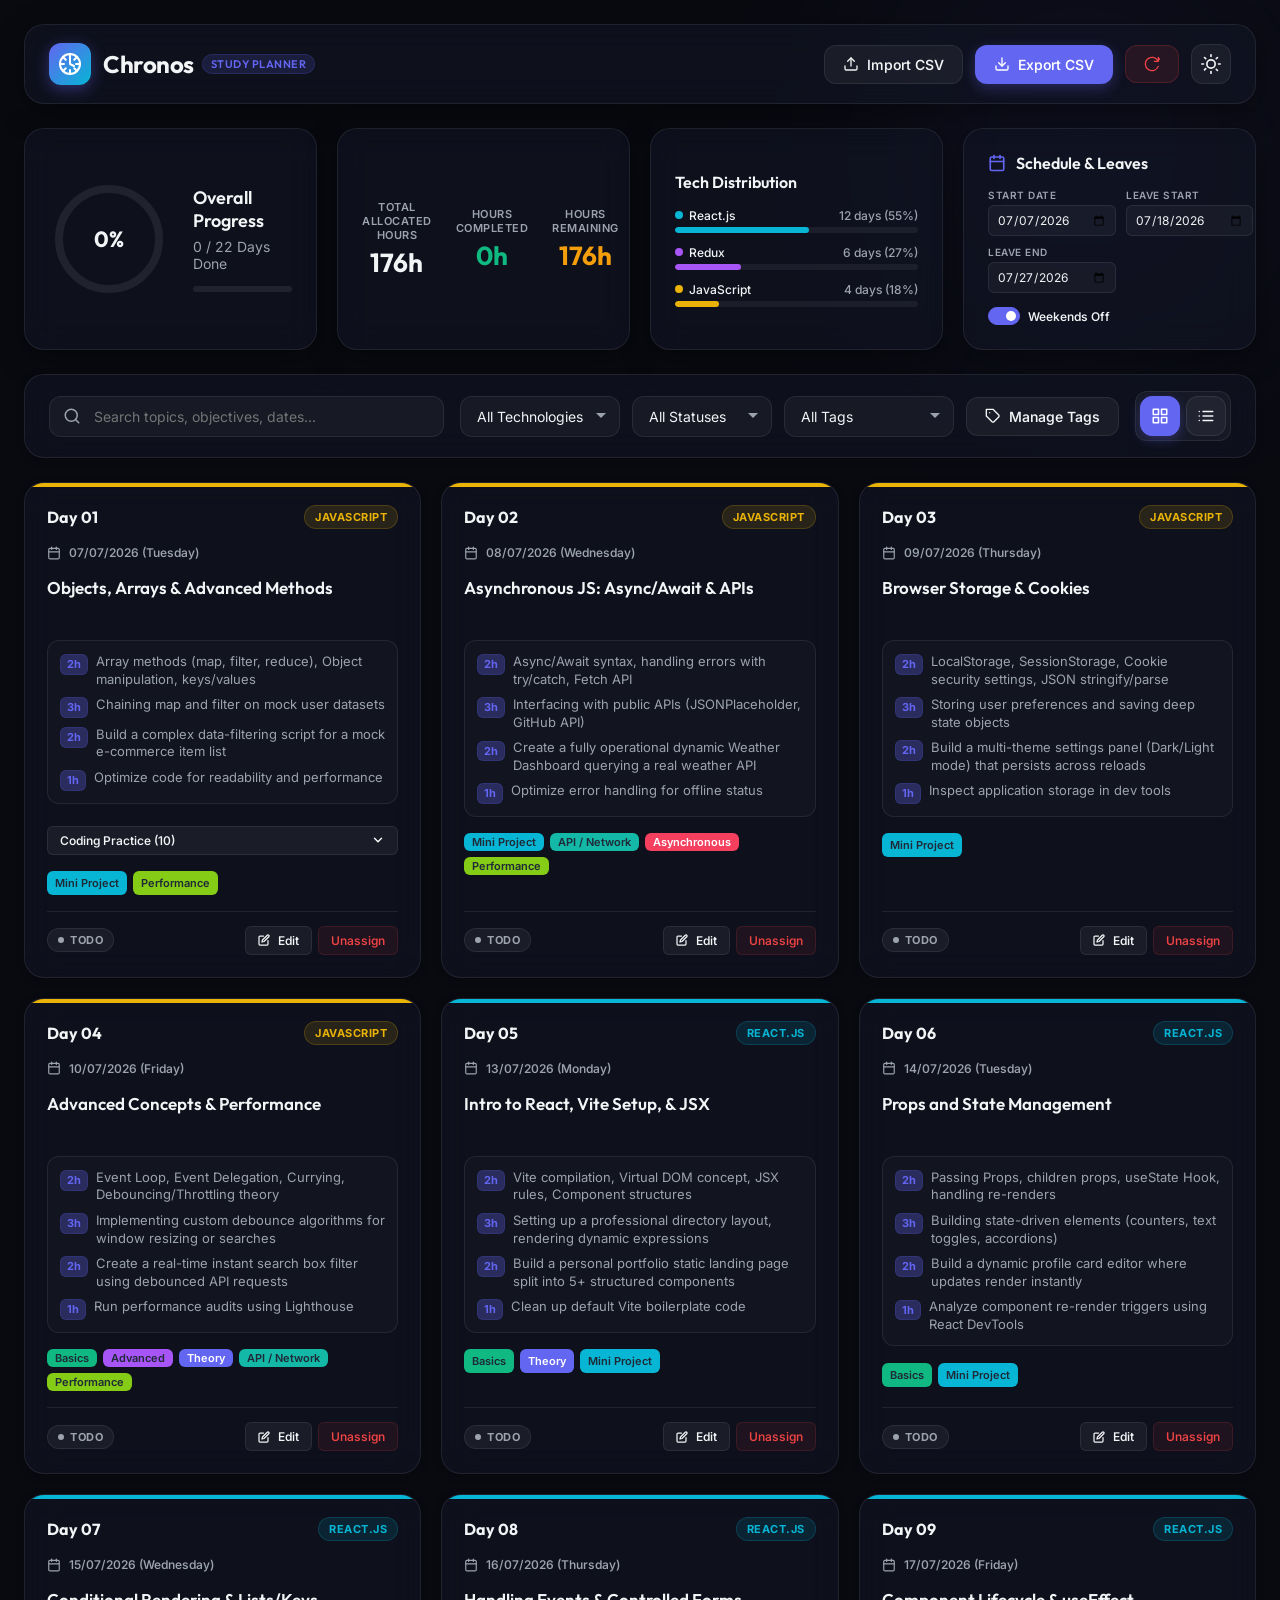
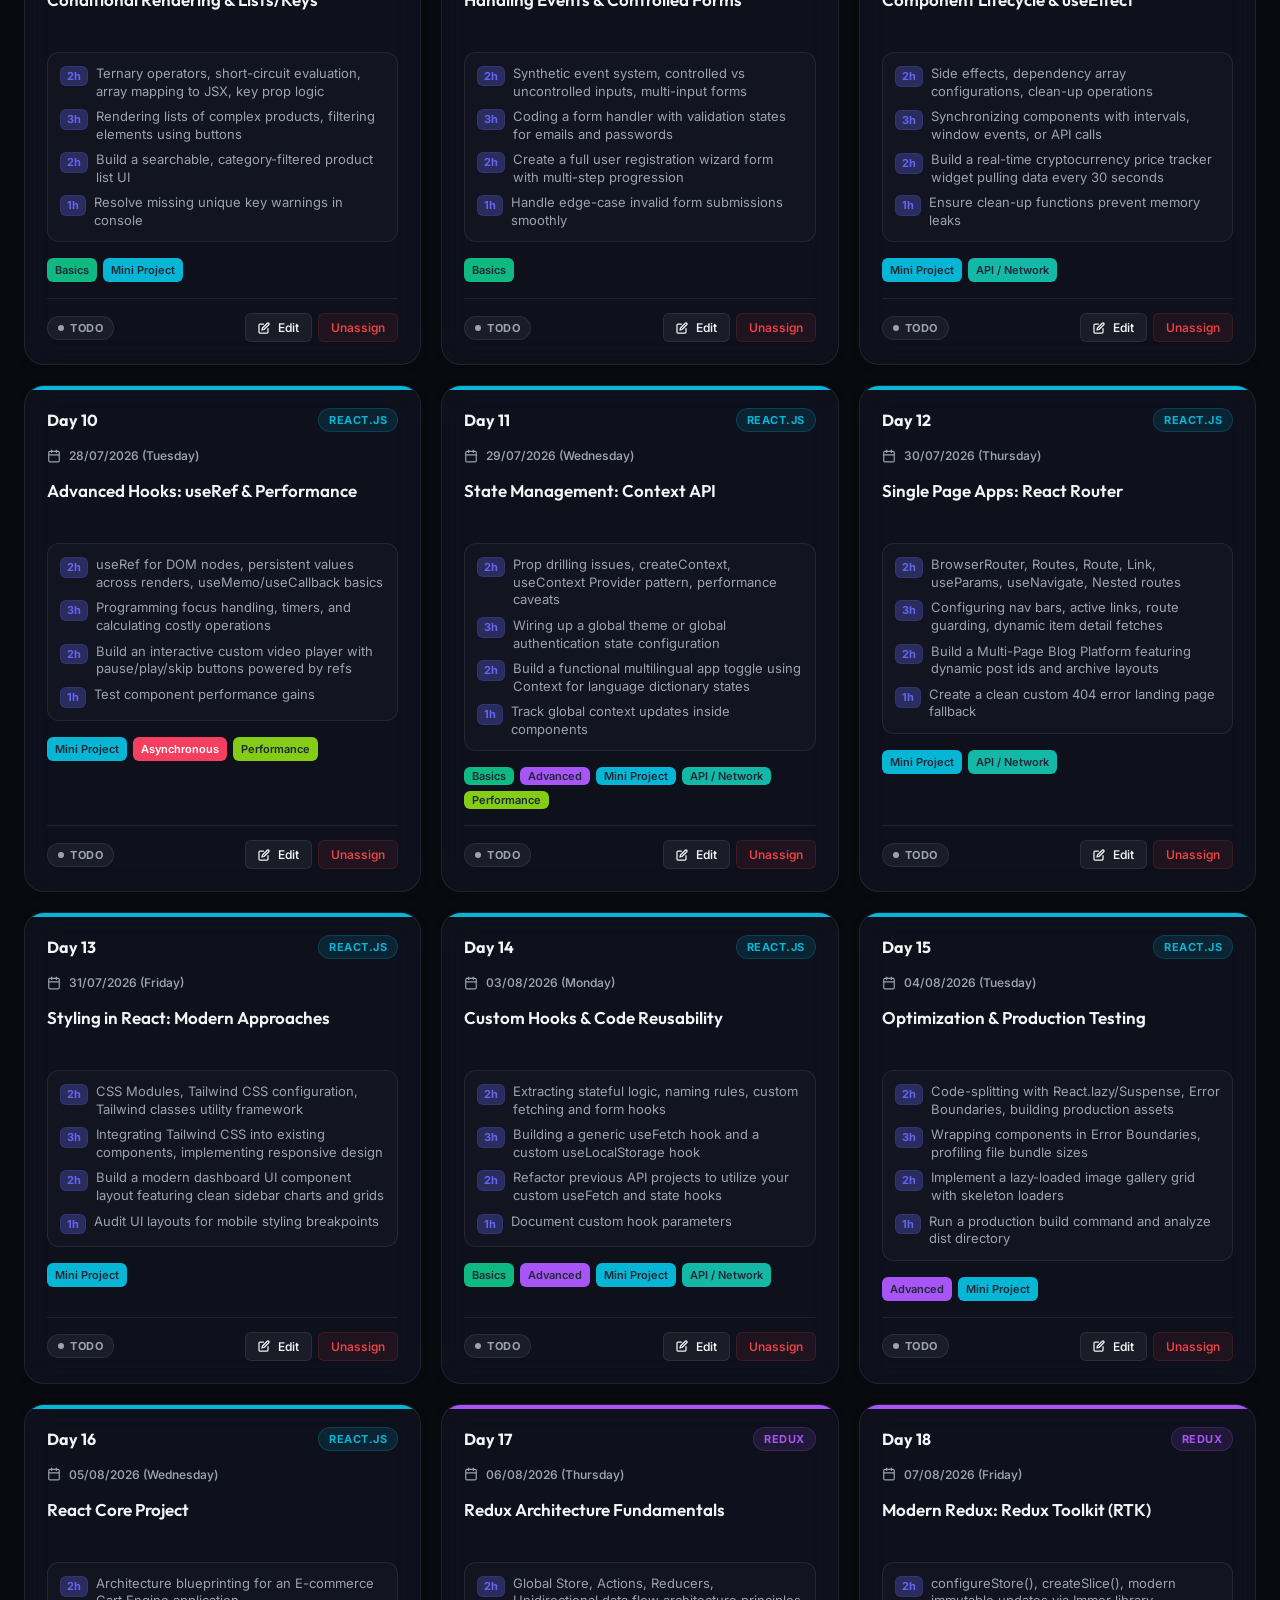
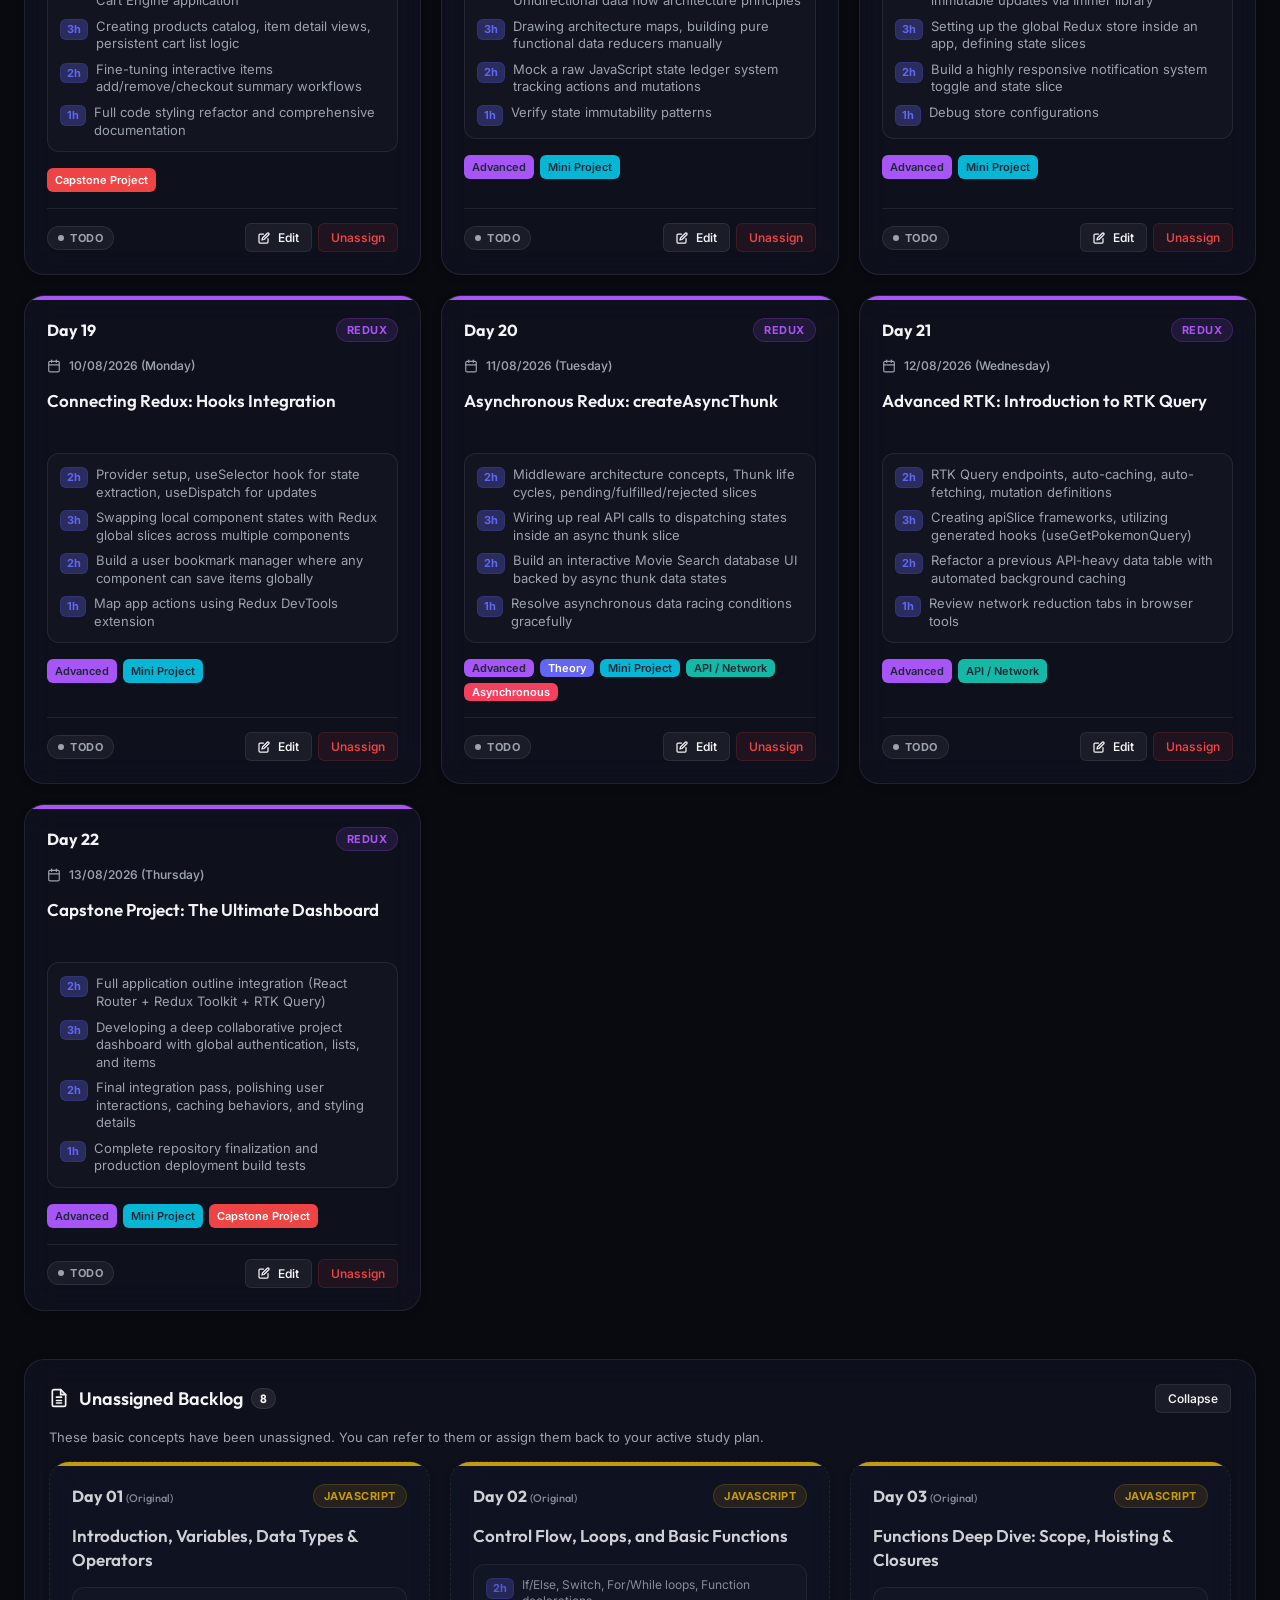
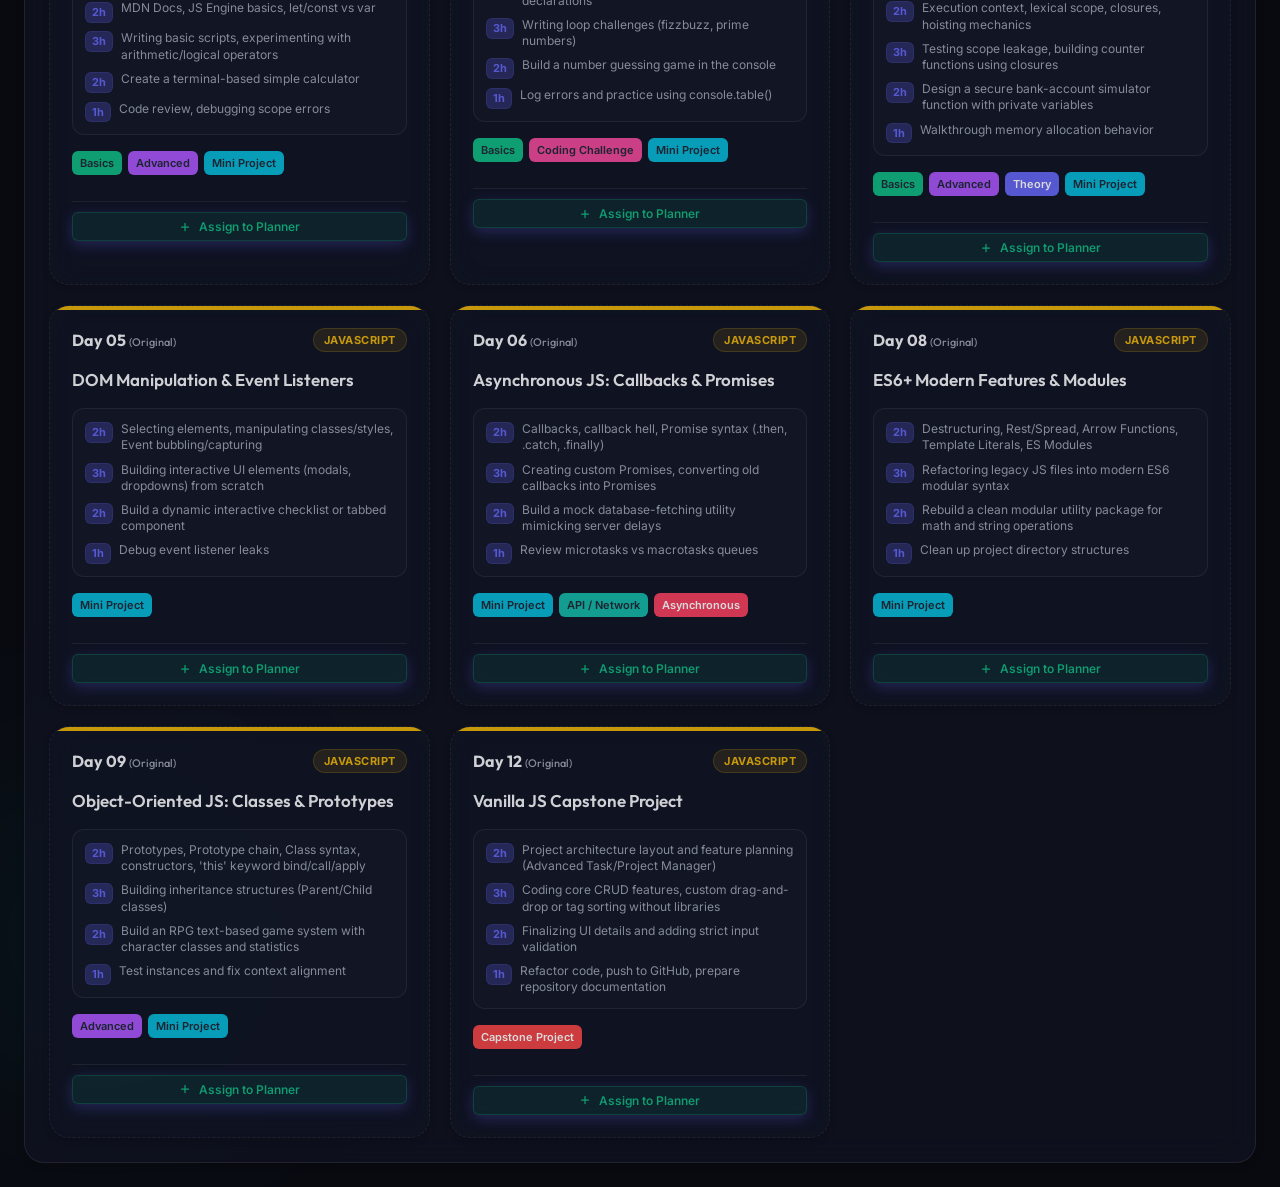
<file: index.html>
<!DOCTYPE html>
<html lang="en" data-theme="dark">
<head>
  <meta charset="UTF-8">
  <meta name="viewport" content="width=device-width, initial-scale=1.0">
  <title>Chronos - Interactive 8-Hour Study Planner</title>
  <link rel="preconnect" href="https://fonts.googleapis.com">
  <link rel="preconnect" href="https://fonts.gstatic.com" crossorigin>
  <link href="https://fonts.googleapis.com/css2?family=Inter:wght@300;400;500;600;700&family=Outfit:wght@400;500;600;700;800&display=swap" rel="stylesheet">
  <link rel="stylesheet" href="style.css">
</head>
<body>
  <!-- Background Decorative Blurs -->
  <div class="bg-blur bg-blur-1"></div>
  <div class="bg-blur bg-blur-2"></div>

  <div class="app-container">
    <!-- Header -->
    <header class="app-header">
      <div class="header-logo">
        <div class="logo-icon">
          <svg viewBox="0 0 24 24" width="24" height="24" stroke="currentColor" stroke-width="2" fill="none" stroke-linecap="round" stroke-linejoin="round"><path d="M12 2v4M12 18v4M4.93 4.93l2.83 2.83M16.24 16.24l2.83 2.83M2 12h4M18 12h4M4.93 19.07l2.83-2.83M16.24 7.76l2.83-2.83"/><circle cx="12" cy="12" r="10"/><polyline points="12 6 12 12 16 14"/></svg>
        </div>
        <h1>Chronos <span class="logo-badge">Study Planner</span></h1>
      </div>
      <div class="header-actions">
        <!-- Import Button -->
        <label for="csv-import" class="btn btn-secondary" id="btn-import-label">
          <svg viewBox="0 0 24 24" width="16" height="16" stroke="currentColor" stroke-width="2" fill="none" stroke-linecap="round" stroke-linejoin="round"><path d="M21 15v4a2 2 0 0 1-2 2H5a2 2 0 0 1-2-2v-4"/><polyline points="17 8 12 3 7 8"/><line x1="12" y1="3" x2="12" y2="15"/></svg>
          Import CSV
        </label>
        <input type="file" id="csv-import" accept=".csv" style="display: none;">

        <!-- Export Button -->
        <button id="btn-export" class="btn btn-primary">
          <svg viewBox="0 0 24 24" width="16" height="16" stroke="currentColor" stroke-width="2" fill="none" stroke-linecap="round" stroke-linejoin="round"><path d="M21 15v4a2 2 0 0 1-2 2H5a2 2 0 0 1-2-2v-4"/><polyline points="7 10 12 15 17 10"/><line x1="12" y1="15" x2="12" y2="3"/></svg>
          Export CSV
        </button>

        <!-- Reset Button -->
        <button id="btn-reset" class="btn btn-danger" title="Reset to original plan">
          <svg viewBox="0 0 24 24" width="16" height="16" stroke="currentColor" stroke-width="2" fill="none" stroke-linecap="round" stroke-linejoin="round"><path d="M21.5 2v6h-6M21.34 15.57a10 10 0 1 1-.57-8.38l5.67-5.67"/></svg>
        </button>

        <!-- Theme Toggle -->
        <button id="theme-toggle" class="btn btn-icon" aria-label="Toggle theme">
          <svg class="sun-icon" viewBox="0 0 24 24" width="20" height="20" stroke="currentColor" stroke-width="2" fill="none" stroke-linecap="round" stroke-linejoin="round"><circle cx="12" cy="12" r="5"/><line x1="12" y1="1" x2="12" y2="3"/><line x1="12" y1="21" x2="12" y2="23"/><line x1="4.22" y1="4.22" x2="5.64" y2="5.64"/><line x1="18.36" y1="18.36" x2="19.78" y2="19.78"/><line x1="1" y1="12" x2="3" y2="12"/><line x1="21" y1="12" x2="23" y2="12"/><line x1="4.22" y1="19.07" x2="5.64" y2="17.64"/><line x1="18.36" y1="5.64" x2="19.78" y2="4.22"/></svg>
          <svg class="moon-icon" viewBox="0 0 24 24" width="20" height="20" stroke="currentColor" stroke-width="2" fill="none" stroke-linecap="round" stroke-linejoin="round" style="display: none;"><path d="M21 12.79A9 9 0 1 1 11.21 3 7 7 0 0 0 21 12.79z"/></svg>
        </button>
      </div>
    </header>

    <!-- Analytics / Dashboard Section -->
    <section class="dashboard-panel">
      <div class="dashboard-grid">
        <!-- Progress Circular Card -->
        <div class="dashboard-card progress-circle-card">
          <div class="progress-circle-container">
            <svg class="progress-ring" width="120" height="120">
              <circle class="progress-ring-circle bg" stroke="var(--border-color)" stroke-width="8" fill="transparent" r="50" cx="60" cy="60" />
              <circle class="progress-ring-circle bar" id="progress-circle-bar" stroke="var(--primary-color)" stroke-width="8" fill="transparent" r="50" cx="60" cy="60" />
            </svg>
            <div class="progress-percentage" id="progress-percent-text">0%</div>
          </div>
          <div class="progress-details">
            <h3>Overall Progress</h3>
            <p><span id="completed-count">0</span> / <span id="total-days-count">30</span> Days Done</p>
            <div class="progress-bar-linear">
              <div class="progress-bar-fill" id="progress-linear-fill" style="width: 0%"></div>
            </div>
          </div>
        </div>

        <!-- Hours Stats Card -->
        <div class="dashboard-card stats-summary-card">
          <div class="stat-item">
            <span class="stat-label">Total Allocated Hours</span>
            <span class="stat-val" id="total-hours">240h</span>
          </div>
          <div class="stat-divider"></div>
          <div class="stat-item">
            <span class="stat-label">Hours Completed</span>
            <span class="stat-val text-success" id="completed-hours">0h</span>
          </div>
          <div class="stat-divider"></div>
          <div class="stat-item">
            <span class="stat-label">Hours Remaining</span>
            <span class="stat-val text-pending" id="remaining-hours">240h</span>
          </div>
        </div>

        <!-- Tech Stack Distribution Card -->
        <div class="dashboard-card tech-dist-card">
          <h3>Tech Distribution</h3>
          <div class="tech-progress-list" id="tech-distribution-list">
            <!-- Dynamically populated -->
          </div>
        </div>

        <!-- Schedule Settings Card -->
        <div class="dashboard-card schedule-settings-card">
          <div class="settings-header-row">
            <svg viewBox="0 0 24 24" width="18" height="18" stroke="currentColor" stroke-width="2.2" fill="none" stroke-linecap="round" stroke-linejoin="round" class="settings-icon"><rect x="3" y="4" width="18" height="18" rx="2" ry="2"/><line x1="16" y1="2" x2="16" y2="6"/><line x1="8" y1="2" x2="8" y2="6"/><line x1="3" y1="10" x2="21" y2="10"/></svg>
            <h3>Schedule & Leaves</h3>
          </div>
          <div class="settings-inputs-grid">
            <div class="settings-input-group">
              <label for="settings-start-date">Start Date</label>
              <input type="date" id="settings-start-date" value="2026-07-07">
            </div>
            <div class="settings-input-group">
              <label for="settings-leave-start">Leave Start</label>
              <input type="date" id="settings-leave-start" value="2026-07-18">
            </div>
            <div class="settings-input-group">
              <label for="settings-leave-end">Leave End</label>
              <input type="date" id="settings-leave-end" value="2026-07-27">
            </div>
            <div class="settings-input-group checkbox-group">
              <label class="switch-container">
                <input type="checkbox" id="settings-exclude-weekends" checked>
                <span class="switch-slider"></span>
              </label>
              <span class="checkbox-label">Weekends Off</span>
            </div>
          </div>
        </div>
      </div>
    </section>

    <!-- Workspace Controls (Filters, Search, View toggles) -->
    <section class="controls-panel">
      <div class="search-box">
        <svg viewBox="0 0 24 24" width="18" height="18" stroke="currentColor" stroke-width="2" fill="none" stroke-linecap="round" stroke-linejoin="round" class="search-icon"><circle cx="11" cy="11" r="8"/><line x1="21" y1="21" x2="16.65" y2="16.65"/></svg>
        <input type="text" id="search-input" placeholder="Search topics, objectives, dates...">
      </div>

      <div class="filters-group">
        <div class="select-wrapper">
          <select id="filter-tech">
            <option value="all">All Technologies</option>
            <!-- Dynamically populated -->
          </select>
        </div>

        <div class="select-wrapper">
          <select id="filter-status">
            <option value="all">All Statuses</option>
            <option value="todo">To Do</option>
            <option value="in-progress">In Progress</option>
            <option value="completed">Completed</option>
          </select>
        </div>

        <div class="select-wrapper">
          <select id="filter-tag">
            <option value="all">All Tags</option>
            <!-- Dynamically populated -->
          </select>
        </div>

        <button id="btn-manage-tags" class="btn btn-secondary">
          <svg viewBox="0 0 24 24" width="16" height="16" stroke="currentColor" stroke-width="2" fill="none" stroke-linecap="round" stroke-linejoin="round"><path d="M20.59 13.41l-7.17 7.17a2 2 0 0 1-2.83 0L2 12V2h10l8.59 8.59a2 2 0 0 1 0 2.82z"/><line x1="7" y1="7" x2="7.01" y2="7"/></svg>
          Manage Tags
        </button>
      </div>

      <div class="view-toggles">
        <button id="view-grid" class="btn btn-icon active" title="Grid View">
          <svg viewBox="0 0 24 24" width="18" height="18" stroke="currentColor" stroke-width="2" fill="none" stroke-linecap="round" stroke-linejoin="round"><rect x="3" y="3" width="7" height="7"/><rect x="14" y="3" width="7" height="7"/><rect x="14" y="14" width="7" height="7"/><rect x="3" y="14" width="7" height="7"/></svg>
        </button>
        <button id="view-table" class="btn btn-icon" title="Table View">
          <svg viewBox="0 0 24 24" width="18" height="18" stroke="currentColor" stroke-width="2" fill="none" stroke-linecap="round" stroke-linejoin="round"><line x1="8" y1="6" x2="21" y2="6"/><line x1="8" y1="12" x2="21" y2="12"/><line x1="8" y1="18" x2="21" y2="18"/><line x1="3" y1="6" x2="3.01" y2="6"/><line x1="3" y1="12" x2="3.01" y2="12"/><line x1="3" y1="18" x2="3.01" y2="18"/></svg>
        </button>
      </div>
    </section>

    <!-- Main Content Area -->
    <main class="planner-content">
      <!-- Card Grid View -->
      <div id="planner-grid" class="view-panel active">
        <!-- Dynamically populated -->
      </div>

      <!-- Table View -->
      <div id="planner-table-container" class="view-panel table-responsive">
        <table class="planner-table">
          <thead>
            <tr>
              <th style="width: 80px;">Day</th>
              <th style="width: 100px;">Date</th>
              <th style="width: 100px;">Day of Week</th>
              <th style="width: 120px;">Technology</th>
              <th>Topic / Learning Objective</th>
              <th>Hourly Breakdown (8 Hours)</th>
              <th style="width: 130px;">Tags</th>
              <th style="width: 120px;">Status</th>
              <th style="width: 90px; text-align: center;">Actions</th>
            </tr>
          </thead>
          <tbody id="planner-table-body">
            <!-- Dynamically populated -->
          </tbody>
        </table>
      </div>

      <!-- Empty State -->
      <div id="empty-state" class="empty-state" style="display: none;">
        <svg viewBox="0 0 24 24" width="48" height="48" stroke="currentColor" stroke-width="1.5" fill="none" stroke-linecap="round" stroke-linejoin="round"><circle cx="12" cy="12" r="10"/><line x1="8" y1="12" x2="16" y2="12"/></svg>
        <h3>No plans match your current filters.</h3>
        <p>Try modifying your search query or reset the filters to show all days.</p>
    </main>

    <!-- Unassigned Backlog Section -->
    <section class="unassigned-panel glass-effect" id="unassigned-section">
      <div class="unassigned-header">
        <div class="unassigned-title-group">
          <svg viewBox="0 0 24 24" width="20" height="20" stroke="currentColor" stroke-width="2" fill="none" stroke-linecap="round" stroke-linejoin="round"><path d="M14 2H6a2 2 0 0 0-2 2v16a2 2 0 0 0 2 2h12a2 2 0 0 0 2-2V8z"/><polyline points="14 2 14 8 20 8"/><line x1="9" y1="15" x2="15" y2="15"/><line x1="9" y1="11" x2="15" y2="11"/><line x1="9" y1="18" x2="15" y2="18"/></svg>
          <h2>Unassigned Backlog <span class="badge-count" id="unassigned-count">0</span></h2>
        </div>
        <button id="btn-toggle-unassigned" class="btn btn-secondary btn-small">
          Collapse
        </button>
      </div>
      <p class="unassigned-desc">These basic concepts have been unassigned. You can refer to them or assign them back to your active study plan.</p>
      <div id="unassigned-grid" class="unassigned-grid-content">
        <!-- Dynamically populated unassigned cards -->
      </div>
    </section>
  </div>

  <!-- EDIT DAY MODAL -->
  <div id="edit-modal" class="modal-overlay" style="display: none;">
    <div class="modal-card">
      <div class="modal-header">
        <h2 id="modal-title">Edit Plan: Day 01</h2>
        <button class="modal-close" id="edit-modal-close">
          <svg viewBox="0 0 24 24" width="20" height="20" stroke="currentColor" stroke-width="2" fill="none" stroke-linecap="round" stroke-linejoin="round"><line x1="18" y1="6" x2="6" y2="18"/><line x1="6" y1="6" x2="18" y2="18"/></svg>
        </button>
      </div>
      <div class="modal-body">
        <form id="edit-form">
          <input type="hidden" id="edit-day-id">
          
          <div class="form-row">
            <div class="form-group">
              <label for="edit-date">Date (Auto)</label>
              <input type="text" id="edit-date" readonly title="Dates are automatically managed by scheduler settings.">
            </div>
            <div class="form-group">
              <label for="edit-dayofweek">Day of Week (Auto)</label>
              <input type="text" id="edit-dayofweek" readonly title="Days are automatically managed by scheduler settings.">
            </div>
            <div class="form-group">
              <label for="edit-technology">Technology</label>
              <input type="text" id="edit-technology" required>
            </div>
          </div>

          <div class="form-group">
            <label for="edit-topic">Topic / Learning Objective</label>
            <textarea id="edit-topic" rows="2" required></textarea>
          </div>

          <div class="form-group">
            <label>Status</label>
            <div class="status-selector-pills">
              <input type="radio" id="status-todo" name="edit-status" value="todo">
              <label for="status-todo" class="status-pill status-todo">To Do</label>

              <input type="radio" id="status-inprogress" name="edit-status" value="in-progress">
              <label for="status-inprogress" class="status-pill status-inprogress">In Progress</label>

              <input type="radio" id="status-completed" name="edit-status" value="completed">
              <label for="status-completed" class="status-pill status-completed">Completed</label>
            </div>
          </div>

          <div class="form-group">
            <div class="tags-edit-header">
              <label>Tags</label>
              <div class="tags-add-container">
                <button type="button" id="btn-add-tag-dropdown" class="btn btn-small">
                  + Add Tag
                </button>
                <div class="tag-selector-dropdown" id="tag-selector-dropdown" style="display: none;">
                  <!-- Dynamic tags list to select and toggle -->
                </div>
              </div>
            </div>
            <div class="tags-list-edit" id="modal-tags-list">
              <!-- Dynamically populated -->
            </div>
          </div>

          <!-- Hourly Split Breakdown Details -->
          <div class="form-group">
            <div class="split-edit-header">
              <label>8-Hour Breakdown Split</label>
              <div class="split-hours-checksum">
                Hours check: <span id="split-hours-sum" class="checksum-value">8h</span> / 8h
              </div>
            </div>
            <div class="split-items-container" id="split-items-container">
              <!-- Dynamic rows of Hour Split inputs -->
            </div>
            <button type="button" class="btn btn-secondary btn-small" id="btn-add-split-item" style="margin-top: 8px;">
              + Add Breakdown Segment
            </button>
          </div>

          <div class="modal-footer">
            <button type="button" id="edit-modal-cancel" class="btn btn-secondary">Cancel</button>
            <button type="submit" class="btn btn-primary">Save Changes</button>
          </div>
        </form>
      </div>
    </div>
  </div>

  <!-- TAGS MANAGER MODAL -->
  <div id="tags-manager-modal" class="modal-overlay" style="display: none;">
    <div class="modal-card">
      <div class="modal-header">
        <h2>Global Tag Manager</h2>
        <button class="modal-close" id="tag-modal-close">
          <svg viewBox="0 0 24 24" width="20" height="20" stroke="currentColor" stroke-width="2" fill="none" stroke-linecap="round" stroke-linejoin="round"><line x1="18" y1="6" x2="6" y2="18"/><line x1="6" y1="6" x2="18" y2="18"/></svg>
        </button>
      </div>
      <div class="modal-body">
        <!-- Create new tag -->
        <div class="create-tag-panel">
          <h3>Create New Tag</h3>
          <div class="create-tag-row">
            <input type="text" id="new-tag-name" placeholder="Tag name (e.g. Advanced, Theory)...">
            <div class="color-picker-wrapper">
              <input type="color" id="new-tag-color" value="#6366f1">
            </div>
            <button class="btn btn-primary" id="btn-create-tag">Create Tag</button>
          </div>
        </div>

        <!-- Existing tags list -->
        <div class="existing-tags-panel">
          <h3>Existing Tags</h3>
          <div class="tags-manager-list" id="tags-manager-list">
            <!-- Dynamically populated list of tags with delete action -->
          </div>
        </div>
      </div>
      <div class="modal-footer">
        <button class="btn btn-primary" id="btn-close-tag-manager">Done</button>
      </div>
    </div>
  </div>

  <script src="app.js"></script>
</body>
</html>
</file>
<file: style.css>
/* CSS DESIGN SYSTEM: CHRONOS STUDY PLANNER */

:root {
  /* Common variables */
  --font-title: 'Outfit', sans-serif;
  --font-body: 'Inter', sans-serif;
  --transition-fast: 0.2s ease;
  --transition-normal: 0.3s cubic-bezier(0.25, 0.8, 0.25, 1);
  --radius-sm: 6px;
  --radius-md: 12px;
  --radius-lg: 20px;
  --radius-full: 9999px;

  /* Theme-specific variables (Dark Mode - Default) */
  --bg-app: #090a10;
  --bg-card: rgba(18, 20, 36, 0.65);
  --bg-card-hover: rgba(28, 30, 54, 0.85);
  --border-color: rgba(255, 255, 255, 0.08);
  --border-color-hover: rgba(99, 102, 241, 0.4);
  --text-main: #f3f4f6;
  --text-muted: #9ca3af;
  --text-inverse: #090a10;

  --primary-color: #6366f1;
  --primary-glow: rgba(99, 102, 241, 0.3);
  --primary-hover: #4f46e5;
  
  --success-color: #10b981;
  --success-glow: rgba(16, 185, 129, 0.2);
  --pending-color: #f59e0b;
  --pending-glow: rgba(245, 158, 11, 0.2);
  --danger-color: #ef4444;
  --danger-glow: rgba(239, 68, 68, 0.2);

  --js-color: #eab308;
  --react-color: #06b6d4;
  --redux-color: #a855f7;
  
  --shadow-sm: 0 2px 8px rgba(0, 0, 0, 0.2);
  --shadow-md: 0 8px 30px rgba(0, 0, 0, 0.4);
  --shadow-lg: 0 20px 50px rgba(0, 0, 0, 0.6);
  --glass-blur: blur(16px);
  --blur-opacity: 0.15;
}

[data-theme="light"] {
  --bg-app: #f6f8fd;
  --bg-card: rgba(255, 255, 255, 0.75);
  --bg-card-hover: rgba(255, 255, 255, 0.95);
  --border-color: rgba(0, 0, 0, 0.08);
  --border-color-hover: rgba(99, 102, 241, 0.5);
  --text-main: #1f2937;
  --text-muted: #4b5563;
  --text-inverse: #ffffff;

  --primary-color: #4f46e5;
  --primary-glow: rgba(79, 70, 229, 0.2);
  --primary-hover: #3730a3;

  --success-color: #10b981;
  --success-glow: rgba(16, 185, 129, 0.15);
  --pending-color: #d97706;
  --pending-glow: rgba(217, 119, 6, 0.15);
  --danger-color: #dc2626;
  --danger-glow: rgba(220, 38, 38, 0.15);

  --shadow-sm: 0 2px 8px rgba(0, 0, 0, 0.05);
  --shadow-md: 0 8px 24px rgba(99, 102, 241, 0.08);
  --shadow-lg: 0 16px 40px rgba(99, 102, 241, 0.12);
  --glass-blur: blur(20px);
  --blur-opacity: 0.06;
}

/* RESET & BASE STYLES */
* {
  box-sizing: border-box;
  margin: 0;
  padding: 0;
}

body {
  background-color: var(--bg-app);
  color: var(--text-main);
  font-family: var(--font-body);
  -webkit-font-smoothing: antialiased;
  min-height: 100vh;
  position: relative;
  overflow-x: hidden;
  transition: background-color var(--transition-normal), color var(--transition-normal);
}

/* Floating Backdrop Blur Circles */
.bg-blur {
  position: absolute;
  border-radius: var(--radius-full);
  filter: blur(120px);
  z-index: -1;
  opacity: var(--blur-opacity);
  pointer-events: none;
  transition: opacity var(--transition-normal);
}
.bg-blur-1 {
  width: 500px;
  height: 500px;
  background: radial-gradient(circle, var(--primary-color), transparent 70%);
  top: -100px;
  right: -50px;
}
.bg-blur-2 {
  width: 400px;
  height: 400px;
  background: radial-gradient(circle, var(--react-color), transparent 70%);
  bottom: 50px;
  left: -100px;
}

/* APP WRAPPER */
.app-container {
  max-width: 1400px;
  margin: 0 auto;
  padding: 24px;
  display: flex;
  flex-direction: column;
  gap: 24px;
}

/* GLASS EFFECT HELPER */
.glass-effect {
  background: var(--bg-card);
  backdrop-filter: var(--glass-blur);
  -webkit-backdrop-filter: var(--glass-blur);
  border: 1px solid var(--border-color);
  box-shadow: var(--shadow-sm);
  border-radius: var(--radius-md);
}

/* APP HEADER */
.app-header {
  display: flex;
  justify-content: space-between;
  align-items: center;
  padding: 18px 24px;
  background: var(--bg-card);
  backdrop-filter: var(--glass-blur);
  -webkit-backdrop-filter: var(--glass-blur);
  border: 1px solid var(--border-color);
  border-radius: var(--radius-lg);
  box-shadow: var(--shadow-md);
  z-index: 10;
}

.header-logo {
  display: flex;
  align-items: center;
  gap: 12px;
}

.logo-icon {
  background: linear-gradient(135deg, var(--primary-color), var(--react-color));
  color: white;
  width: 42px;
  height: 42px;
  border-radius: var(--radius-md);
  display: flex;
  align-items: center;
  justify-content: center;
  box-shadow: 0 4px 15px rgba(99, 102, 241, 0.4);
}

.header-logo h1 {
  font-family: var(--font-title);
  font-size: 24px;
  font-weight: 700;
  letter-spacing: -0.5px;
  display: flex;
  align-items: center;
  gap: 8px;
}

.logo-badge {
  font-size: 11px;
  font-weight: 600;
  text-transform: uppercase;
  background: rgba(99, 102, 241, 0.15);
  color: var(--primary-color);
  border: 1px solid rgba(99, 102, 241, 0.2);
  padding: 2px 8px;
  border-radius: var(--radius-full);
  letter-spacing: 0.5px;
}

.header-actions {
  display: flex;
  align-items: center;
  gap: 12px;
}

/* BUTTONS */
.btn {
  display: inline-flex;
  align-items: center;
  justify-content: center;
  gap: 8px;
  padding: 10px 18px;
  font-family: var(--font-body);
  font-size: 14px;
  font-weight: 550;
  border-radius: var(--radius-md);
  border: 1px solid transparent;
  cursor: pointer;
  transition: all var(--transition-fast);
  white-space: nowrap;
}

.btn-primary {
  background: var(--primary-color);
  color: white;
  box-shadow: 0 4px 14px var(--primary-glow);
}
.btn-primary:hover {
  background: var(--primary-hover);
  transform: translateY(-1px);
  box-shadow: 0 6px 20px var(--primary-glow);
}

.btn-secondary {
  background: rgba(255, 255, 255, 0.05);
  color: var(--text-main);
  border-color: var(--border-color);
}
.btn-secondary:hover {
  background: rgba(255, 255, 255, 0.1);
  border-color: var(--text-muted);
}
[data-theme="light"] .btn-secondary {
  background: rgba(0, 0, 0, 0.03);
}
[data-theme="light"] .btn-secondary:hover {
  background: rgba(0, 0, 0, 0.08);
}

.btn-danger {
  background: rgba(239, 68, 68, 0.1);
  color: var(--danger-color);
  border: 1px solid rgba(239, 68, 68, 0.2);
}
.btn-danger:hover {
  background: var(--danger-color);
  color: white;
  box-shadow: 0 4px 12px var(--danger-glow);
}

.btn-icon {
  width: 40px;
  height: 40px;
  border-radius: var(--radius-md);
  padding: 0;
  background: rgba(255, 255, 255, 0.05);
  border: 1px solid var(--border-color);
  color: var(--text-main);
}
.btn-icon:hover {
  background: rgba(255, 255, 255, 0.1);
  border-color: var(--text-muted);
  transform: translateY(-1px);
}
.btn-icon.active {
  background: var(--primary-color);
  color: white;
  border-color: var(--primary-color);
  box-shadow: 0 4px 12px var(--primary-glow);
}

.btn-small {
  padding: 6px 12px;
  font-size: 12px;
  border-radius: var(--radius-sm);
}

/* DASHBOARD / ANALYTICS PANEL */
.dashboard-panel {
  width: 100%;
}

.dashboard-grid {
  display: grid;
  grid-template-columns: repeat(auto-fit, minmax(280px, 1fr));
  gap: 20px;
}

@media (max-width: 1024px) {
  .dashboard-grid {
    grid-template-columns: repeat(auto-fit, minmax(280px, 1fr));
  }
}

.dashboard-card {
  background: var(--bg-card);
  backdrop-filter: var(--glass-blur);
  -webkit-backdrop-filter: var(--glass-blur);
  border: 1px solid var(--border-color);
  border-radius: var(--radius-lg);
  padding: 24px;
  box-shadow: var(--shadow-md);
  display: flex;
  align-items: center;
  gap: 24px;
  overflow: hidden;
  transition: transform var(--transition-fast), border-color var(--transition-fast);
}
.dashboard-card:hover {
  border-color: var(--border-color-hover);
}

/* Progress circle styling */
.progress-circle-card {
  display: flex;
  align-items: center;
  justify-content: flex-start;
  gap: 24px;
}

.progress-circle-container {
  position: relative;
  width: 120px;
  height: 120px;
  display: flex;
  align-items: center;
  justify-content: center;
}

.progress-ring {
  transform: rotate(-90deg);
}

.progress-ring-circle {
  transition: stroke-dashoffset 0.5s ease-in-out;
}
.progress-ring-circle.bar {
  stroke-linecap: round;
}

.progress-percentage {
  position: absolute;
  font-family: var(--font-title);
  font-size: 22px;
  font-weight: 700;
  color: var(--text-main);
}

.progress-details {
  flex: 1;
  display: flex;
  flex-direction: column;
  gap: 6px;
}

.progress-details h3 {
  font-family: var(--font-title);
  font-size: 18px;
  font-weight: 600;
}

.progress-details p {
  font-size: 14px;
  color: var(--text-muted);
}

.progress-bar-linear {
  width: 100%;
  height: 6px;
  background: rgba(255, 255, 255, 0.08);
  border-radius: var(--radius-full);
  margin-top: 8px;
  overflow: hidden;
}
[data-theme="light"] .progress-bar-linear {
  background: rgba(0, 0, 0, 0.06);
}

.progress-bar-fill {
  height: 100%;
  background: linear-gradient(90deg, var(--primary-color), var(--react-color));
  border-radius: var(--radius-full);
  transition: width 0.5s ease-in-out;
}

/* Stats Summary Card */
.stats-summary-card {
  display: flex;
  flex-direction: row;
  justify-content: space-around;
  align-items: center;
  gap: 12px;
}

.stat-item {
  display: flex;
  flex-direction: column;
  align-items: center;
  gap: 4px;
  text-align: center;
}

.stat-label {
  font-size: 11px;
  text-transform: uppercase;
  letter-spacing: 0.5px;
  color: var(--text-muted);
  font-weight: 600;
}

.stat-val {
  font-family: var(--font-title);
  font-size: 26px;
  font-weight: 700;
}

.stat-divider {
  width: 1px;
  height: 50px;
  background-color: var(--border-color);
}

.text-success {
  color: var(--success-color);
}
.text-pending {
  color: var(--pending-color);
}

/* Tech distribution progress */
.tech-dist-card {
  flex-direction: column;
  align-items: flex-start;
  gap: 16px;
  justify-content: center;
}

.tech-dist-card h3 {
  font-family: var(--font-title);
  font-size: 16px;
  font-weight: 600;
}

.tech-progress-list {
  width: 100%;
  display: flex;
  flex-direction: column;
  gap: 12px;
}

.tech-progress-item {
  display: flex;
  flex-direction: column;
  gap: 4px;
}

.tech-label-row {
  display: flex;
  justify-content: space-between;
  font-size: 12px;
  font-weight: 500;
}

.tech-name {
  color: var(--text-main);
  display: flex;
  align-items: center;
  gap: 6px;
}

.tech-dot {
  width: 8px;
  height: 8px;
  border-radius: var(--radius-full);
}

.tech-dot.js { background-color: var(--js-color); }
.tech-dot.react { background-color: var(--react-color); }
.tech-dot.redux { background-color: var(--redux-color); }
.tech-dot.other { background-color: var(--text-muted); }

.tech-percent {
  color: var(--text-muted);
}

.tech-bar-bg {
  width: 100%;
  height: 6px;
  background: rgba(255, 255, 255, 0.06);
  border-radius: var(--radius-full);
  overflow: hidden;
}
[data-theme="light"] .tech-bar-bg {
  background: rgba(0, 0, 0, 0.05);
}

.tech-bar-fill {
  height: 100%;
  border-radius: var(--radius-full);
  transition: width 0.5s ease-in-out;
}

/* SCHEDULE SETTINGS CARD */
.schedule-settings-card {
  flex-direction: column;
  align-items: flex-start;
  gap: 16px;
  justify-content: flex-start;
}

.settings-header-row {
  display: flex;
  align-items: center;
  gap: 10px;
  width: 100%;
}

.settings-header-row h3 {
  font-family: var(--font-title);
  font-size: 16px;
  font-weight: 600;
  color: var(--text-main);
}

.settings-icon {
  color: var(--primary-color);
}

.settings-inputs-grid {
  display: grid;
  grid-template-columns: 1fr 1fr;
  gap: 10px;
  width: 100%;
}

.settings-input-group {
  display: flex;
  flex-direction: column;
  gap: 4px;
}

.settings-input-group label {
  font-size: 10px;
  font-weight: 600;
  color: var(--text-muted);
  text-transform: uppercase;
  letter-spacing: 0.5px;
}

.settings-input-group input[type="date"] {
  background: rgba(255, 255, 255, 0.04);
  border: 1px solid var(--border-color);
  border-radius: var(--radius-sm);
  padding: 6px 8px;
  color: var(--text-main);
  font-family: var(--font-body);
  font-size: 12px;
  outline: none;
  transition: border-color var(--transition-fast);
  width: 100%;
}

[data-theme="light"] .settings-input-group input[type="date"] {
  background: rgba(0, 0, 0, 0.02);
}

.settings-input-group input[type="date"]:focus {
  border-color: var(--primary-color);
}

.settings-input-group.checkbox-group {
  grid-column: span 2;
  flex-direction: row;
  align-items: center;
  gap: 8px;
  margin-top: 4px;
}

/* Switch Toggle Styling */
.switch-container {
  position: relative;
  display: inline-block;
  width: 32px;
  height: 18px;
}

.switch-container input {
  opacity: 0;
  width: 0;
  height: 0;
}

.switch-slider {
  position: absolute;
  cursor: pointer;
  top: 0;
  left: 0;
  right: 0;
  bottom: 0;
  background-color: rgba(255, 255, 255, 0.08);
  transition: .2s;
  border-radius: 18px;
  border: 1px solid var(--border-color);
}

[data-theme="light"] .switch-slider {
  background-color: rgba(0, 0, 0, 0.04);
}

.switch-slider:before {
  position: absolute;
  content: "";
  height: 10px;
  width: 10px;
  left: 3px;
  bottom: 3px;
  background-color: var(--text-muted);
  transition: .2s;
  border-radius: 50%;
}

.switch-container input:checked + .switch-slider {
  background-color: var(--primary-color);
  border-color: var(--primary-color);
}

.switch-container input:checked + .switch-slider:before {
  transform: translateX(14px);
  background-color: white;
}

.checkbox-label {
  font-size: 12px !important;
  font-weight: 550 !important;
  color: var(--text-main) !important;
  text-transform: none !important;
  letter-spacing: normal !important;
}

/* READONLY INPUTS */
input[readonly], textarea[readonly], select[readonly] {
  background-color: rgba(255, 255, 255, 0.02) !important;
  color: var(--text-muted) !important;
  cursor: not-allowed !important;
  border-color: var(--border-color) !important;
  box-shadow: none !important;
}
[data-theme="light"] input[readonly], [data-theme="light"] textarea[readonly] {
  background-color: rgba(0, 0, 0, 0.02) !important;
}

/* CONTROLS PANEL */
.controls-panel {
  display: flex;
  justify-content: space-between;
  align-items: center;
  gap: 16px;
  background: var(--bg-card);
  backdrop-filter: var(--glass-blur);
  -webkit-backdrop-filter: var(--glass-blur);
  border: 1px solid var(--border-color);
  padding: 16px 24px;
  border-radius: var(--radius-lg);
  box-shadow: var(--shadow-sm);
  flex-wrap: wrap;
}

.search-box {
  position: relative;
  flex: 1;
  min-width: 250px;
}

.search-icon {
  position: absolute;
  left: 14px;
  top: 50%;
  transform: translateY(-50%);
  color: var(--text-muted);
  pointer-events: none;
}

.search-box input {
  width: 100%;
  background: rgba(255, 255, 255, 0.04);
  border: 1px solid var(--border-color);
  padding: 11px 16px 11px 44px;
  border-radius: var(--radius-md);
  color: var(--text-main);
  font-family: var(--font-body);
  font-size: 14px;
  outline: none;
  transition: border-color var(--transition-fast), background-color var(--transition-fast), box-shadow var(--transition-fast);
}
[data-theme="light"] .search-box input {
  background: rgba(0, 0, 0, 0.02);
}

.search-box input:focus {
  border-color: var(--primary-color);
  background: rgba(255, 255, 255, 0.06);
  box-shadow: 0 0 0 3px var(--primary-glow);
}
[data-theme="light"] .search-box input:focus {
  background: rgba(0, 0, 0, 0.01);
}

.filters-group {
  display: flex;
  gap: 12px;
  align-items: center;
  flex-wrap: wrap;
}

/* Custom Select Dropdowns */
.select-wrapper {
  position: relative;
}

.select-wrapper::after {
  content: "";
  position: absolute;
  right: 14px;
  top: 50%;
  transform: translateY(-30%);
  border: 5px solid transparent;
  border-top-color: var(--text-muted);
  pointer-events: none;
}

.select-wrapper select {
  appearance: none;
  background: rgba(255, 255, 255, 0.04);
  border: 1px solid var(--border-color);
  padding: 11px 36px 11px 16px;
  border-radius: var(--radius-md);
  color: var(--text-main);
  font-family: var(--font-body);
  font-size: 14px;
  outline: none;
  cursor: pointer;
  min-width: 140px;
  transition: border-color var(--transition-fast);
}
[data-theme="light"] .select-wrapper select {
  background: rgba(0, 0, 0, 0.02);
}

.select-wrapper select:focus {
  border-color: var(--primary-color);
}

.view-toggles {
  display: flex;
  gap: 6px;
  background: rgba(255, 255, 255, 0.04);
  padding: 4px;
  border-radius: var(--radius-md);
  border: 1px solid var(--border-color);
}
[data-theme="light"] .view-toggles {
  background: rgba(0, 0, 0, 0.02);
}

/* PLANNER CONTENT AREA */
.planner-content {
  position: relative;
  min-height: 400px;
}

.view-panel {
  display: none;
  opacity: 0;
  transition: opacity var(--transition-normal);
}

.view-panel.active {
  display: block;
  opacity: 1;
}

/* GRID VIEW CARD LAYOUT */
#planner-grid {
  display: grid;
  grid-template-columns: repeat(auto-fill, minmax(340px, 1fr));
  gap: 20px;
}

.study-card {
  background: var(--bg-card);
  backdrop-filter: var(--glass-blur);
  -webkit-backdrop-filter: var(--glass-blur);
  border: 1px solid var(--border-color);
  border-radius: var(--radius-lg);
  padding: 22px;
  display: flex;
  flex-direction: column;
  gap: 16px;
  box-shadow: var(--shadow-sm);
  transition: transform var(--transition-normal), border-color var(--transition-normal), box-shadow var(--transition-normal);
  position: relative;
  overflow: hidden;
}

.study-card:hover {
  transform: translateY(-4px);
  border-color: var(--border-color-hover);
  box-shadow: var(--shadow-md);
}

/* Tech indicator top-glow line */
.study-card::before {
  content: "";
  position: absolute;
  top: 0;
  left: 0;
  width: 100%;
  height: 4px;
  background: var(--text-muted);
  transition: background-color var(--transition-fast);
}

.study-card.tech-js::before { background-color: var(--js-color); }
.study-card.tech-react::before { background-color: var(--react-color); }
.study-card.tech-redux::before { background-color: var(--redux-color); }

.card-header {
  display: flex;
  justify-content: space-between;
  align-items: center;
}

.day-badge {
  font-family: var(--font-title);
  font-size: 16px;
  font-weight: 700;
  color: var(--text-main);
}

.tech-pill {
  font-size: 11px;
  font-weight: 700;
  text-transform: uppercase;
  padding: 4px 10px;
  border-radius: var(--radius-full);
  letter-spacing: 0.5px;
}

.tech-pill.js {
  background: rgba(234, 179, 8, 0.12);
  color: var(--js-color);
  border: 1px solid rgba(234, 179, 8, 0.2);
}

.tech-pill.react {
  background: rgba(6, 182, 212, 0.12);
  color: var(--react-color);
  border: 1px solid rgba(6, 182, 212, 0.2);
}

.tech-pill.redux {
  background: rgba(168, 85, 247, 0.12);
  color: var(--redux-color);
  border: 1px solid rgba(168, 85, 247, 0.2);
}

.tech-pill.other {
  background: rgba(255, 255, 255, 0.08);
  color: var(--text-muted);
  border: 1px solid var(--border-color);
}

.card-date-row {
  display: flex;
  gap: 12px;
  font-size: 12px;
  color: var(--text-muted);
  font-weight: 550;
  align-items: center;
}

.card-date-row svg {
  margin-right: -4px;
}

.card-title {
  font-family: var(--font-title);
  font-size: 17px;
  font-weight: 600;
  line-height: 1.4;
  color: var(--text-main);
  min-height: 48px;
}

/* Card split details - Visual Steps */
.card-splits {
  display: flex;
  flex-direction: column;
  gap: 8px;
  padding: 12px;
  background: rgba(255, 255, 255, 0.02);
  border-radius: var(--radius-md);
  border: 1px solid var(--border-color);
  font-size: 13px;
}
[data-theme="light"] .card-splits {
  background: rgba(0, 0, 0, 0.015);
}

.split-segment {
  display: flex;
  gap: 8px;
  align-items: flex-start;
  line-height: 1.35;
}

.split-hour-tag {
  background: var(--primary-glow);
  color: var(--primary-color);
  font-size: 11px;
  font-weight: 700;
  padding: 2px 6px;
  border-radius: var(--radius-sm);
  white-space: nowrap;
  margin-top: 1px;
  border: 1px solid rgba(99, 102, 241, 0.15);
}

.split-desc {
  color: var(--text-muted);
}

/* Card Tags Section */
.card-tags {
  display: flex;
  flex-wrap: wrap;
  gap: 6px;
  min-height: 24px;
}

.tag-pill {
  font-size: 11px;
  font-weight: 600;
  padding: 2px 8px;
  border-radius: var(--radius-sm);
  display: inline-flex;
  align-items: center;
  gap: 4px;
}

/* Card Footer actions */
.card-footer {
  display: flex;
  justify-content: space-between;
  align-items: center;
  margin-top: auto;
  border-top: 1px solid var(--border-color);
  padding-top: 14px;
}

.status-badge {
  font-size: 11px;
  font-weight: 700;
  text-transform: uppercase;
  letter-spacing: 0.5px;
  padding: 4px 10px;
  border-radius: var(--radius-full);
  display: inline-flex;
  align-items: center;
  gap: 6px;
}

.status-badge::before {
  content: "";
  width: 6px;
  height: 6px;
  border-radius: var(--radius-full);
}

.status-badge.todo {
  background: rgba(255, 255, 255, 0.05);
  color: var(--text-muted);
  border: 1px solid var(--border-color);
}
.status-badge.todo::before { background-color: var(--text-muted); }

.status-badge.in-progress {
  background: rgba(245, 158, 11, 0.12);
  color: var(--pending-color);
  border: 1px solid rgba(245, 158, 11, 0.2);
}
.status-badge.in-progress::before { background-color: var(--pending-color); }

.status-badge.completed {
  background: rgba(16, 185, 129, 0.12);
  color: var(--success-color);
  border: 1px solid rgba(16, 185, 129, 0.2);
}
.status-badge.completed::before { background-color: var(--success-color); }

/* TABLE VIEW STYLE */
.table-responsive {
  width: 100%;
  overflow-x: auto;
  background: var(--bg-card);
  backdrop-filter: var(--glass-blur);
  -webkit-backdrop-filter: var(--glass-blur);
  border: 1px solid var(--border-color);
  border-radius: var(--radius-lg);
  box-shadow: var(--shadow-md);
}

.planner-table {
  width: 100%;
  border-collapse: collapse;
  text-align: left;
  font-size: 14px;
}

.planner-table th {
  padding: 16px 20px;
  font-family: var(--font-title);
  font-weight: 600;
  color: var(--text-muted);
  border-bottom: 1px solid var(--border-color);
  font-size: 13px;
  text-transform: uppercase;
  letter-spacing: 0.5px;
  background: rgba(255, 255, 255, 0.01);
}
[data-theme="light"] .planner-table th {
  background: rgba(0, 0, 0, 0.01);
}

.planner-table td {
  padding: 16px 20px;
  border-bottom: 1px solid var(--border-color);
  vertical-align: middle;
  color: var(--text-main);
}

.planner-table tbody tr {
  transition: background-color var(--transition-fast);
}

.planner-table tbody tr:hover {
  background-color: rgba(255, 255, 255, 0.02);
}
[data-theme="light"] .planner-table tbody tr:hover {
  background-color: rgba(0, 0, 0, 0.01);
}

.table-day-num {
  font-family: var(--font-title);
  font-weight: 700;
}

.table-topic-cell {
  font-weight: 550;
  line-height: 1.4;
  max-width: 250px;
}

.table-split-list {
  display: flex;
  flex-direction: column;
  gap: 4px;
  max-width: 320px;
  font-size: 13px;
}

.table-split-row {
  display: flex;
  gap: 6px;
  align-items: flex-start;
}

.table-split-hr {
  background: var(--primary-glow);
  color: var(--primary-color);
  font-size: 10px;
  font-weight: 700;
  padding: 1px 4px;
  border-radius: var(--radius-sm);
  white-space: nowrap;
  border: 1px solid rgba(99, 102, 241, 0.15);
}

.table-split-text {
  color: var(--text-muted);
  white-space: normal;
  line-height: 1.3;
}

/* EMPTY STATE */
.empty-state {
  display: flex;
  flex-direction: column;
  align-items: center;
  justify-content: center;
  padding: 80px 24px;
  text-align: center;
  background: var(--bg-card);
  border: 1px dashed var(--border-color);
  border-radius: var(--radius-lg);
  color: var(--text-muted);
  gap: 12px;
}

.empty-state h3 {
  font-family: var(--font-title);
  color: var(--text-main);
  font-size: 18px;
}

/* MODALS LAYOUT */
.modal-overlay {
  position: fixed;
  top: 0;
  left: 0;
  width: 100%;
  height: 100%;
  background: rgba(0, 0, 0, 0.6);
  backdrop-filter: blur(8px);
  -webkit-backdrop-filter: blur(8px);
  display: flex;
  align-items: center;
  justify-content: center;
  z-index: 100;
  opacity: 0;
  animation: fadeIn var(--transition-fast) forwards;
}

.modal-card {
  background: rgba(20, 22, 39, 0.95);
  backdrop-filter: var(--glass-blur);
  border: 1px solid rgba(255, 255, 255, 0.1);
  border-radius: var(--radius-lg);
  width: 90%;
  max-width: 650px;
  max-height: 90vh;
  overflow-y: auto;
  box-shadow: var(--shadow-lg);
  display: flex;
  flex-direction: column;
  animation: slideUp var(--transition-normal) forwards;
}
[data-theme="light"] .modal-card {
  background: rgba(255, 255, 255, 0.95);
  border-color: rgba(0, 0, 0, 0.1);
}

.modal-header {
  display: flex;
  justify-content: space-between;
  align-items: center;
  padding: 20px 24px;
  border-bottom: 1px solid var(--border-color);
}

.modal-header h2 {
  font-family: var(--font-title);
  font-size: 20px;
  font-weight: 700;
}

.modal-close {
  background: transparent;
  border: none;
  color: var(--text-muted);
  cursor: pointer;
  width: 32px;
  height: 32px;
  border-radius: var(--radius-full);
  display: flex;
  align-items: center;
  justify-content: center;
  transition: all var(--transition-fast);
}
.modal-close:hover {
  background: rgba(255, 255, 255, 0.05);
  color: var(--text-main);
}
[data-theme="light"] .modal-close:hover {
  background: rgba(0, 0, 0, 0.05);
}

.modal-body {
  padding: 24px;
  display: flex;
  flex-direction: column;
  gap: 20px;
}

/* FORM ELEMENTS */
.form-row {
  display: flex;
  gap: 16px;
}

@media (max-width: 600px) {
  .form-row {
    flex-direction: column;
  }
}

.form-group {
  display: flex;
  flex-direction: column;
  gap: 8px;
  flex: 1;
}

.form-group label {
  font-size: 12px;
  font-weight: 600;
  text-transform: uppercase;
  color: var(--text-muted);
  letter-spacing: 0.5px;
}

.form-group input[type="text"],
.form-group textarea {
  background: rgba(255, 255, 255, 0.04);
  border: 1px solid var(--border-color);
  padding: 10px 14px;
  border-radius: var(--radius-md);
  color: var(--text-main);
  font-family: var(--font-body);
  font-size: 14px;
  outline: none;
  transition: border-color var(--transition-fast), box-shadow var(--transition-fast);
}
[data-theme="light"] .form-group input[type="text"],
[data-theme="light"] .form-group textarea {
  background: rgba(0, 0, 0, 0.02);
}

.form-group input[type="text"]:focus,
.form-group textarea:focus {
  border-color: var(--primary-color);
  box-shadow: 0 0 0 3px var(--primary-glow);
}

/* STATUS CHIP RADIO BUTTON SELECTION */
.status-selector-pills {
  display: flex;
  gap: 10px;
}

.status-selector-pills input[type="radio"] {
  display: none;
}

.status-selector-pills label {
  flex: 1;
  text-align: center;
  padding: 10px 14px;
  border-radius: var(--radius-md);
  cursor: pointer;
  font-size: 13px;
  font-weight: 700;
  text-transform: uppercase;
  transition: all var(--transition-fast);
  border: 1px solid var(--border-color);
  background: rgba(255, 255, 255, 0.03);
  color: var(--text-muted);
}
[data-theme="light"] .status-selector-pills label {
  background: rgba(0, 0, 0, 0.015);
}

#status-todo:checked + label {
  background: rgba(156, 163, 175, 0.1);
  color: var(--text-main);
  border-color: var(--text-muted);
  box-shadow: 0 0 8px rgba(156, 163, 175, 0.1);
}

#status-inprogress:checked + label {
  background: var(--pending-glow);
  color: var(--pending-color);
  border-color: var(--pending-color);
  box-shadow: 0 0 10px var(--pending-glow);
}

#status-completed:checked + label {
  background: var(--success-glow);
  color: var(--success-color);
  border-color: var(--success-color);
  box-shadow: 0 0 10px var(--success-glow);
}

/* TAGS EDIT SECTION */
.tags-edit-header {
  display: flex;
  justify-content: space-between;
  align-items: center;
}

.tags-add-container {
  position: relative;
}

.tag-selector-dropdown {
  position: absolute;
  right: 0;
  top: calc(100% + 6px);
  background: rgba(18, 20, 36, 0.95);
  backdrop-filter: var(--glass-blur);
  border: 1px solid var(--border-color);
  border-radius: var(--radius-md);
  padding: 8px;
  width: 200px;
  max-height: 200px;
  overflow-y: auto;
  box-shadow: var(--shadow-md);
  z-index: 20;
  display: flex;
  flex-direction: column;
  gap: 4px;
}
[data-theme="light"] .tag-selector-dropdown {
  background: rgba(255, 255, 255, 0.95);
}

.tag-option-item {
  display: flex;
  align-items: center;
  gap: 8px;
  padding: 6px 10px;
  border-radius: var(--radius-sm);
  font-size: 12px;
  cursor: pointer;
  transition: background var(--transition-fast);
}
.tag-option-item:hover {
  background: rgba(255, 255, 255, 0.05);
}
[data-theme="light"] .tag-option-item:hover {
  background: rgba(0, 0, 0, 0.05);
}

.tag-option-color {
  width: 10px;
  height: 10px;
  border-radius: var(--radius-full);
}

.tag-option-check {
  margin-left: auto;
  color: var(--success-color);
}

.tags-list-edit {
  display: flex;
  flex-wrap: wrap;
  gap: 8px;
  min-height: 36px;
  padding: 10px;
  background: rgba(255, 255, 255, 0.02);
  border-radius: var(--radius-md);
  border: 1px dashed var(--border-color);
}
[data-theme="light"] .tags-list-edit {
  background: rgba(0, 0, 0, 0.01);
}

.tag-pill-editable {
  padding-right: 4px;
}

.tag-remove-btn {
  background: transparent;
  border: none;
  color: inherit;
  display: inline-flex;
  align-items: center;
  justify-content: center;
  padding: 2px;
  border-radius: var(--radius-full);
  cursor: pointer;
  opacity: 0.7;
  transition: opacity var(--transition-fast);
}
.tag-remove-btn:hover {
  opacity: 1;
  background: rgba(0,0,0,0.15);
}

/* DYNAMIC HOURLY SPLIT INPUT ROWS */
.split-edit-header {
  display: flex;
  justify-content: space-between;
  align-items: center;
}

.split-hours-checksum {
  font-size: 12px;
  color: var(--text-muted);
  font-weight: 600;
}

.checksum-value {
  transition: color var(--transition-fast);
}
.checksum-value.valid {
  color: var(--success-color);
}
.checksum-value.invalid {
  color: var(--danger-color);
}

.split-items-container {
  display: flex;
  flex-direction: column;
  gap: 10px;
}

.split-item-row {
  display: flex;
  gap: 10px;
  align-items: center;
}

.split-item-hour-input {
  width: 75px !important;
  text-align: center;
}

.split-item-desc-input {
  flex: 1;
}

.btn-remove-split {
  background: rgba(239, 68, 68, 0.1);
  border: 1px solid rgba(239, 68, 68, 0.2);
  color: var(--danger-color);
  width: 38px;
  height: 38px;
  border-radius: var(--radius-md);
  display: flex;
  align-items: center;
  justify-content: center;
  cursor: pointer;
  transition: all var(--transition-fast);
}

.btn-remove-split:hover {
  background: var(--danger-color);
  color: white;
}

/* GLOBAL TAG MANAGER MODAL SPECIFICS */
.create-tag-panel,
.existing-tags-panel {
  display: flex;
  flex-direction: column;
  gap: 12px;
  border-bottom: 1px solid var(--border-color);
  padding-bottom: 20px;
}

.existing-tags-panel {
  border-bottom: none;
  padding-bottom: 0;
}

.create-tag-panel h3,
.existing-tags-panel h3 {
  font-family: var(--font-title);
  font-size: 15px;
  color: var(--text-main);
}

.create-tag-row {
  display: flex;
  gap: 12px;
  align-items: center;
}

.create-tag-row input[type="text"] {
  flex: 1;
}

.color-picker-wrapper {
  width: 40px;
  height: 40px;
  border-radius: var(--radius-md);
  border: 1px solid var(--border-color);
  overflow: hidden;
  position: relative;
  cursor: pointer;
}

.color-picker-wrapper input[type="color"] {
  position: absolute;
  top: -10px;
  left: -10px;
  width: 60px;
  height: 60px;
  border: none;
  cursor: pointer;
}

.tags-manager-list {
  display: flex;
  flex-wrap: wrap;
  gap: 10px;
  max-height: 250px;
  overflow-y: auto;
  padding: 12px;
  background: rgba(255, 255, 255, 0.02);
  border-radius: var(--radius-md);
  border: 1px solid var(--border-color);
}
[data-theme="light"] .tags-manager-list {
  background: rgba(0, 0, 0, 0.015);
}

.tag-manager-item {
  display: inline-flex;
  align-items: center;
  gap: 8px;
  padding: 6px 12px;
  border-radius: var(--radius-md);
  font-size: 13px;
  font-weight: 600;
  border: 1px solid rgba(0,0,0,0.1);
}

.tag-manager-delete {
  background: transparent;
  border: none;
  color: inherit;
  cursor: pointer;
  opacity: 0.6;
  transition: opacity var(--transition-fast);
  display: flex;
  align-items: center;
  justify-content: center;
}
.tag-manager-delete:hover {
  opacity: 1;
}

.modal-footer {
  padding: 16px 24px;
  border-top: 1px solid var(--border-color);
  display: flex;
  justify-content: flex-end;
  gap: 12px;
}

/* ANIMATIONS */
@keyframes fadeIn {
  from { opacity: 0; }
  to { opacity: 1; }
}

@keyframes slideUp {
  from { transform: translateY(20px); opacity: 0; }
  to { transform: translateY(0); opacity: 1; }
}

/* RESPONSIVE LAYOUT */
@media (max-width: 768px) {
  .app-header {
    flex-direction: column;
    gap: 16px;
    align-items: stretch;
  }
  .header-actions {
    justify-content: space-between;
  }
  .controls-panel {
    flex-direction: column;
    align-items: stretch;
  }
  .filters-group {
    flex-direction: column;
    align-items: stretch;
  }
  .select-wrapper select,
  #btn-manage-tags {
    width: 100%;
  }
  .view-toggles {
    justify-content: center;
  }
}

/* UNASSIGNED BACKLOG PANEL */
.unassigned-panel {
  margin-top: 24px;
  padding: 24px;
  display: flex;
  flex-direction: column;
  gap: 16px;
  background: var(--bg-card);
  border: 1px solid var(--border-color);
  border-radius: var(--radius-lg);
  box-shadow: var(--shadow-sm);
}

.unassigned-header {
  display: flex;
  justify-content: space-between;
  align-items: center;
}

.unassigned-title-group {
  display: flex;
  align-items: center;
  gap: 10px;
}

.unassigned-title-group h2 {
  font-family: var(--font-title);
  font-size: 18px;
  font-weight: 600;
  display: flex;
  align-items: center;
  gap: 8px;
}

.badge-count {
  font-size: 12px;
  font-weight: 700;
  padding: 2px 8px;
  background: rgba(255, 255, 255, 0.08);
  color: var(--text-main);
  border-radius: var(--radius-full);
  border: 1px solid var(--border-color);
}
[data-theme="light"] .badge-count {
  background: rgba(0, 0, 0, 0.05);
}

.unassigned-desc {
  font-size: 13px;
  color: var(--text-muted);
}

.unassigned-grid-content {
  display: grid;
  grid-template-columns: repeat(auto-fill, minmax(320px, 1fr));
  gap: 20px;
  transition: all 0.3s ease-in-out;
  max-height: 2000px;
  opacity: 1;
}

.unassigned-grid-content.collapsed {
  max-height: 0;
  opacity: 0;
  overflow: hidden;
  padding: 0;
  margin: 0;
}

.study-card.unassigned {
  border-style: dashed;
  opacity: 0.85;
  transition: all var(--transition-fast);
}

.study-card.unassigned:hover {
  opacity: 1;
  border-style: solid;
  transform: translateY(-2px);
}

.btn-assign-backlog {
  background: rgba(16, 185, 129, 0.12) !important;
  color: var(--success-color) !important;
  border: 1px solid rgba(16, 185, 129, 0.25) !important;
}
.btn-assign-backlog:hover {
  background: var(--success-color) !important;
  color: white !important;
}

.btn-unassign-active {
  background: rgba(239, 68, 68, 0.08) !important;
  color: var(--danger-color) !important;
  border: 1px solid rgba(239, 68, 68, 0.15) !important;
}
.btn-unassign-active:hover {
  background: var(--danger-color) !important;
  color: white !important;
}
</file>
